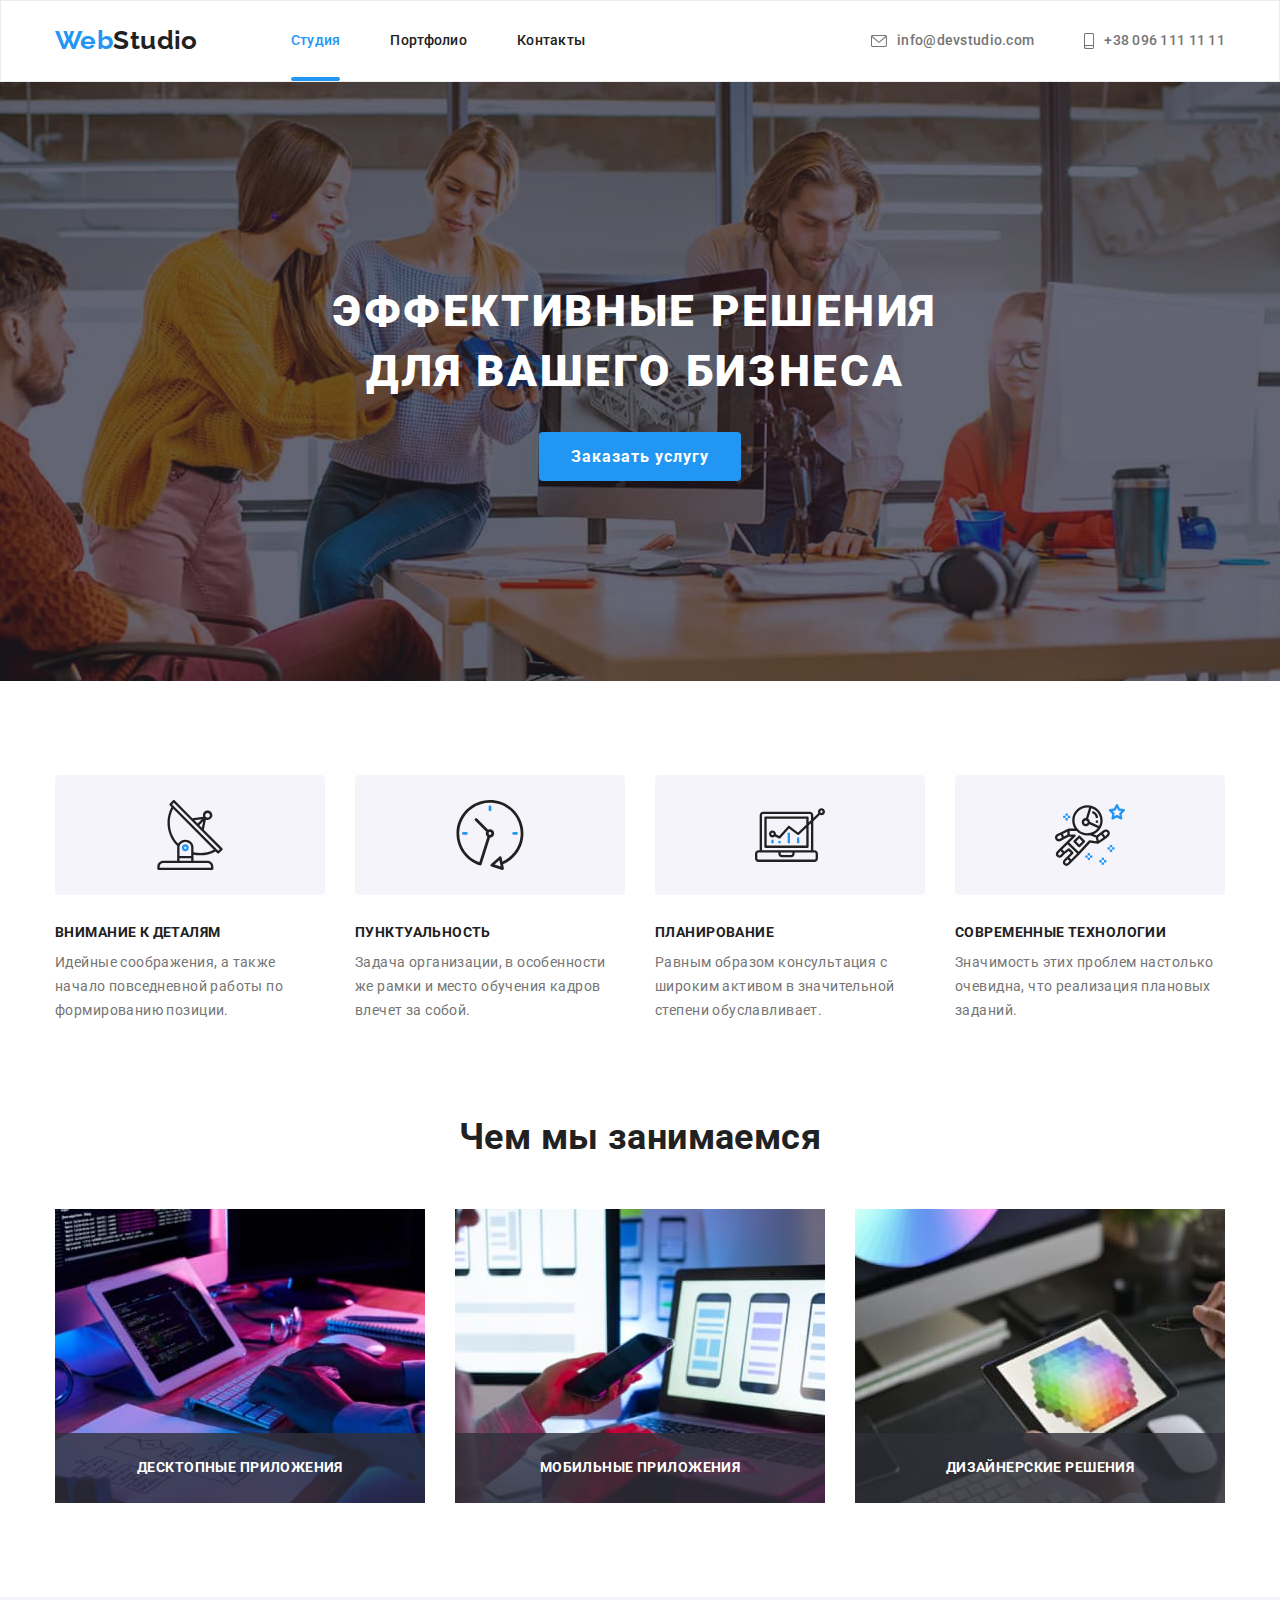
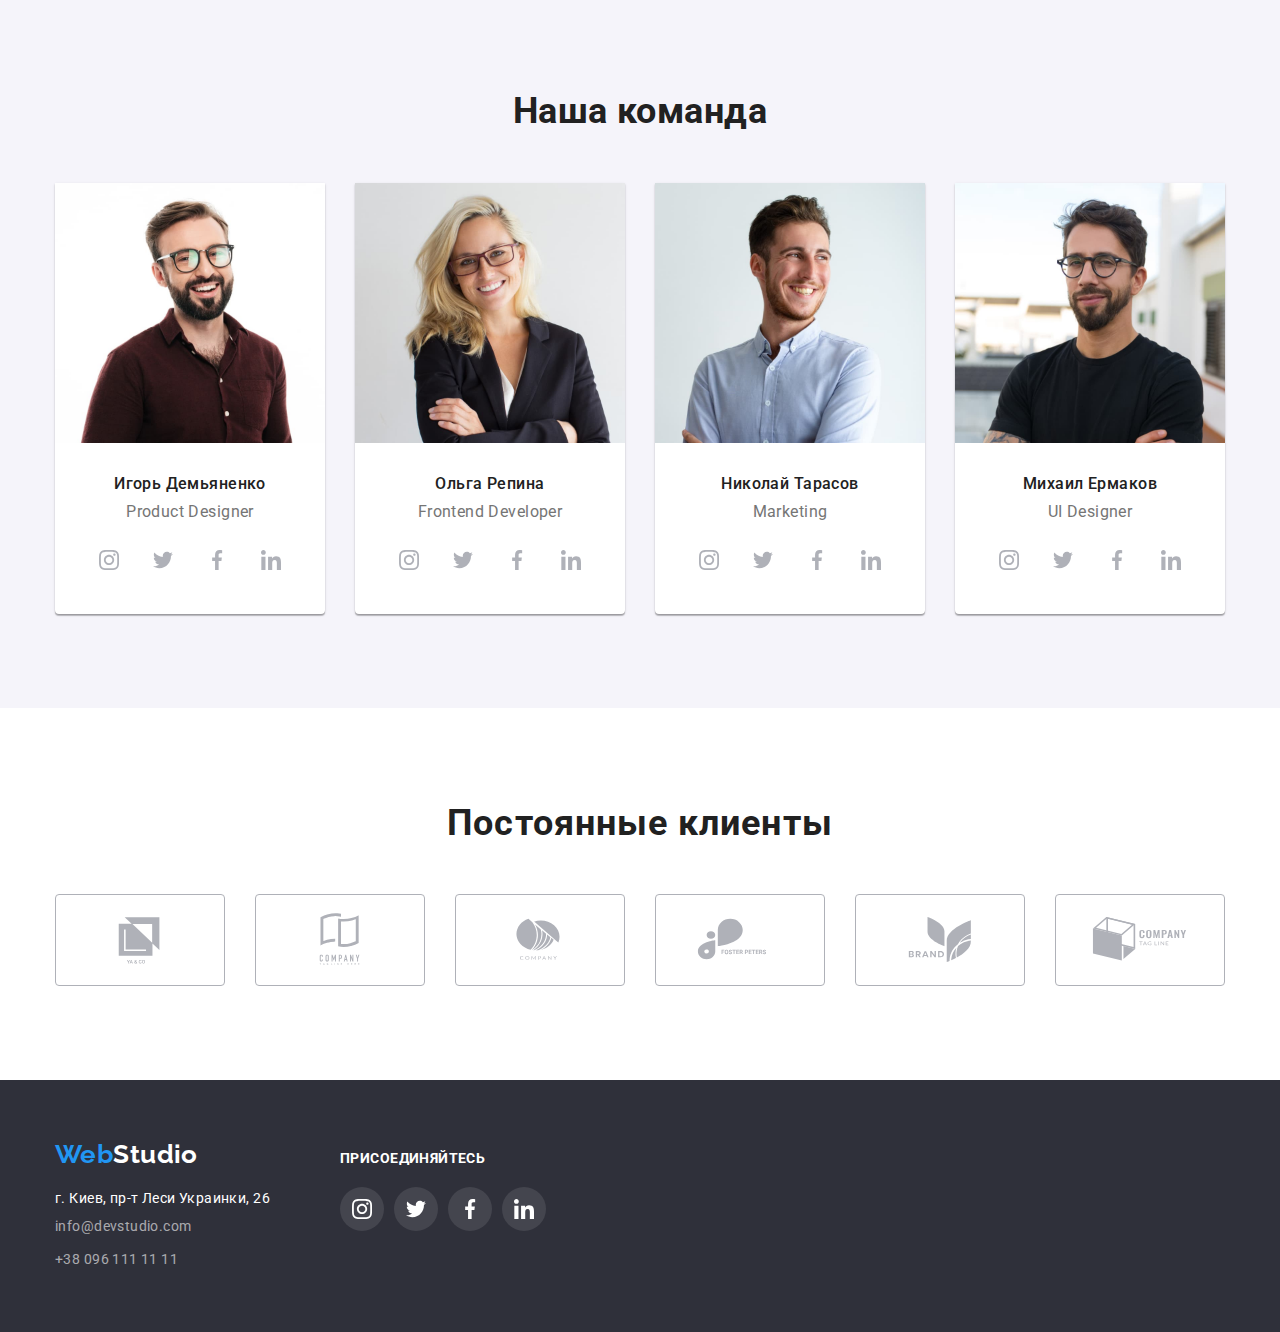
<file: index.html>
<!DOCTYPE html>
<html lang="uk">
  <head>
    <meta charset="UTF-8" />
    <meta http-equiv="X-UA-Compatible" content="IE=edge" />
    <meta name="viewport" content="width=device-width, initial-scale=1.0" />
    <title>Web Studio (Version 2.1)</title>
    <link
      rel="stylesheet"
      href="https://cdnjs.cloudflare.com/ajax/libs/modern-normalize/1.1.0/modern-normalize.min.css"
    />
    <link
    rel="stylesheet"
    href="https://cdnjs.cloudflare.com/ajax/libs/animate.css/4.1.1/animate.min.css"
    />
    <link rel="preconnect" href="https://fonts.googleapis.com" />
    <link rel="preconnect" href="https://fonts.gstatic.com" crossorigin />
    <link href="https://fonts.googleapis.com/css2?family=Raleway:wght@700&family=Roboto:wght@400;500;700;900&display=swap"
      rel="stylesheet"
    />
    <link rel="stylesheet" href="./css/styles.css" />
  </head>
  <body>
    <header class="header">
      <div class="container">
        <nav class="navigation">
          <a href="./index.html" class="logo link animate__animated animate__flash"> <span class="web-blue">Web</span>Studio </a>
          <ul class="site-nav list">
            <li class="nav-li"><a class="nav-link link current" href="./index.html">Студия</a></li>
            <li class="nav-li"><a class="nav-link link" href="./portfolio.html">Портфолио</a></li>
            <li class="nav-li"><a class="nav-link link" href="">Контакты</a></li>
          </ul>
        </nav>

        <ul class="contact list">
          <li class="nav-li">
           
            <a class="contact-link link" href="mailto:info@devstudio.com"> 
              <svg class="nav-li-item" width="16" height="12">
              <use href="images/symbol-defs.svg#envelope"></use>
              </svg> info@devstudio.com</a>
         
          </li>
          <li class="nav-li">
          
            <a class="contact-link link" href="tel:+380961111111"> 
              <svg class="nav-li-item" width="10" height="16">
              <use href="images/symbol-defs.svg#smartphone"></use>
              </svg> +38 096 111 11 11</a>
           
          </li>
        
        </ul>
      </div>
    </header>
    

    <main>
      <!-- Решения для бизнесса -->
      <section class="hero section">
        <div class="container">
          <h1 class="hero-title animate__animated animate__backInDown animate__delay-1s">Эффективные решения для вашего бизнеса</h1>
          <button class="button" type="button" data-modal-open>Заказать услугу</button>
        </div>
      </section>

      <!-- Особенности -->
      <section class="section">
        <div class="container">
          <h2 class="visually-hidden">Особенности</h2>

          <ul class="features list">
          
            <li class="fetures-item">
              <div class="features-icon-wrapper">
                <svg width="70" height="70">
                <use href="images/symbol-defs.svg#antenna-1"></use>
                </svg>
              </div>
              <h3 class="features-title">Внимание к деталям</h3>
              <p class="future-discription">
                Идейные соображения, а также начало повседневной работы по формированию позиции.
              </p>

            </li>
            <li class="fetures-item">
              <div class="features-icon-wrapper">
                <svg width="70" height="70">
                  <use href="./images/symbol-defs.svg#clock-1"></use>
                </svg>
              </div>
              <h3 class="features-title">Пунктуальность</h3>
              <p class="features-discription">
                Задача организации, в особенности же рамки и место обучения кадров влечет за собой.
              </p>
            </li>

            <li class="fetures-item">
              <div class="features-icon-wrapper">
                <svg width="70" height="70">
                <use href="./images/symbol-defs.svg#diagram-1"></use>
               </svg>
               </div>
              <h3 class="features-title">Планирование</h3>
              <p class="features-discription">
                Равным образом консультация с широким активом в значительной степени обуславливает.
              </p>
            </li>
            <li class="fetures-item">
              <div class="features-icon-wrapper">
                <svg width="70" height="70">
                <use href="./images/symbol-defs.svg#astronaut-1"></use>
                </svg>
              </div>
              <h3 class="features-title">Современные технологии</h3>
              <p class="features-discription">
                Значимость этих проблем настолько очевидна, что реализация плановых заданий.
              </p>
            </li>
          </ul>
        </div>
      </section>

      <!-- Чем мы занимаемся -->
      <section class="section about">
        <div class="container">
          <h2 class="section-title">Чем мы занимаемся</h2>

          <ul class="about-list list">
            <li class="about-item">
              <div class="about-overlay">
                <img src="./images/img 1.jpg" alt="img tel" width="370" />
                <p class="about-overlay-text">Десктопные приложения</p>
              </div>

            <li class="about-item">
              <div class="about-overlay">
                <img src="./images/img 2.jpg" alt="img ipad" width="370" />
                <p class="about-overlay-text">Мобильные приложения</p>
              </div>
            </li>
            
            <li class="about-item">
              <div class="about-overlay">
                <img src="./images/img 3.jpg" alt="img idap2" width="370" />
                <p class="about-overlay-text">Дизайнерские решения</p>
              </div>

            </li>
          </ul>
        </div>
      </section>

      <!-- Команда -->
      <section class="section team">
        <div class="container">
          <h2 class="section-title-team">Наша команда</h2>
          <ul class="list list-team">
            <li class="lt-img">
              <img src="./images/img 4.jpg" alt="работник 1" width="270" />
              <div class="team-wrapper">
                <h3 class="team-name">Игорь Демьяненко</h3>
                <p class="team-position">Product Designer</p>

                <ul class="social-networks list">
                  <li class="social-networks-item">
                    <a class="social-link link" href="#"> 
                      <svg class="social-link-icon" width="20" height="20">
                      <use href="./images/symbol-defs.svg#instagram-1"></use>
                      </svg> 
                    </a>
                  </li>
                  <li class="social-networks-item">
                    <a class="social-link link" href="#">
                    <svg class="social-link-icon" width="20" height="20">
                      <use href="./images/symbol-defs.svg#twitter-1"></use>
                      </svg> 
                    </a>
                  </li>
                  <li class="social-networks-item">
                    <a class="social-link" href="#">
                    <svg class="social-link-icon" width="20" height="20">
                      <use href="./images/symbol-defs.svg#facebook-1"></use>
                      </svg> 
                    </a>
                  </li>
                  <li class="social-networks-item">
                    <a class="social-link" href="#">
                    <svg class="social-link-icon" width="20" height="20">
                      <use href="./images/symbol-defs.svg#linkedin-1"></use>
                      </svg> 
                    </a>
                  </li>
                </ul>

              </div>
            </li>

            <li class="lt-img">
              <img src="./images/img 5.jpg" alt="работник 2" width="270" />
              <div class="team-wrapper">
                <h3 class="team-name">Ольга Репина</h3>
                <p class="team-position">Frontend Developer</p>
                <ul class="social-networks list">
                  <li class="social-networks-item">
                    <a class="social-link" href="#"> 
                      <svg class="social-link-icon" width="20" height="20">
                      <use href="./images/symbol-defs.svg#instagram-1"></use>
                      </svg> 
                    </a>
                  </li>
                  <li class="social-networks-item">
                    <a class="social-link" href="#">
                    <svg class="social-link-icon" width="20" height="20">
                      <use href="./images/symbol-defs.svg#twitter-1"></use>
                      </svg> 
                    </a>
                  </li>
                  <li class="social-networks-item">
                    <a class="social-link" href="#">
                    <svg class="social-link-icon" width="20" height="20">
                      <use href="./images/symbol-defs.svg#facebook-1"></use>
                      </svg> 
                    </a>
                  </li>
                  <li class="social-networks-item">
                    <a class="social-link" href="#">
                    <svg class="social-link-icon" width="20" height="20">
                      <use href="./images/symbol-defs.svg#linkedin-1"></use>
                      </svg> 
                    </a>
                  </li>
                </ul>
              </div>
            </li>
            <li class="lt-img">
              <img src="./images/img 7.jpg" alt="работник 3" width="270" />
              <div class="team-wrapper">
                <h3 class="team-name">Николай Тарасов</h3>
                <p class="team-position">Marketing</p>
                <ul class="social-networks list">
                  <li class="social-networks-item">
                    <a class="social-link" href="#"> 
                      <svg class="social-link-icon" width="20" height="20">
                      <use href="./images/symbol-defs.svg#instagram-1"></use>
                      </svg> 
                    </a>
                  </li>
                  <li class="social-networks-item">
                    <a class="social-link" href="#">
                    <svg class="social-link-icon" width="20" height="20">
                      <use href="./images/symbol-defs.svg#twitter-1"></use>
                      </svg> 
                    </a>
                  </li>
                  <li class="social-networks-item">
                    <a class="social-link" href="#">
                    <svg class="social-link-icon" width="20" height="20">
                      <use href="./images/symbol-defs.svg#facebook-1"></use>
                      </svg> 
                    </a>
                  </li>
                  <li class="social-networks-item">
                    <a class="social-link" href="#">
                    <svg class="social-link-icon" width="20" height="20">
                      <use href="./images/symbol-defs.svg#linkedin-1"></use>
                      </svg> 
                    </a>
                  </li>
                </ul>
              </div>
            </li>
            <li class="lt-img">
              <img src="./images/img 8.jpg" alt="работник 4" width="270" />
              <div class="team-wrapper">
                <h3 class="team-name">Михаил Ермаков</h3>
                <p class="team-position">UI Designer</p>
                <ul class="social-networks list">
                  <li class="social-networks-item">
                    <a class="social-link" href="#"> 
                      <svg class="social-link-icon" width="20" height="20">
                      <use href="./images/symbol-defs.svg#instagram-1"></use>
                      </svg> 
                    </a>
                  </li>
                  <li class="social-networks-item">
                    <a class="social-link" href="#">
                    <svg class="social-link-icon" width="20" height="20">
                      <use href="./images/symbol-defs.svg#twitter-1"></use>
                      </svg> 
                    </a>
                  </li>
                  <li class="social-networks-item">
                    <a class="social-link" href="#">
                    <svg class="social-link-icon" width="20" height="20">
                      <use href="./images/symbol-defs.svg#facebook-1"></use>
                      </svg> 
                    </a>
                  </li>
                  <li class="social-networks-item">
                    <a  class="social-link" href="#">
                    <svg class="social-link-icon" width="20" height="20">
                      <use href="./images/symbol-defs.svg#linkedin-1"></use>
                      </svg> 
                    </a>
                  </li>
                </ul>
              </div>
            </li>
          </ul>
        </div>
      </section>

    <!-- Постоянные клиенты -->
      <section class="section clients">
        <div class="container">
          <h2 class="section-titles-clients">Постоянные клиенты</h2>
          <ul class="clients-list list">
            <li class="client-item">
              <a class="client-link" href="#">
              <svg class="client-icon" width="106" height="60">
              <use href="./images/symbol-defs.svg#Logo"></use>
              </svg>
            </a>
            </li>
            <li class="client-item">
              <a class="client-link" href="#">
              <svg class="client-icon" width="106" height="60">
              <use href="./images/symbol-defs.svg#Logo-1"></use>
              </svg>
            </a>
            </li>
            
            <li class="client-item">
              <a class="client-link" href="#">
              <svg class="client-icon" width="106" height="60">
              <use href="./images/symbol-defs.svg#Logo-2"></use>
              </svg>
             </a>
            </li>
            <li class="client-item">
              <a class="client-link" href="#">
              <svg class="client-icon" width="106" height="60">
              <use href="./images/symbol-defs.svg#Logo-3"></use>
              </svg>
            </a>
            </li>
            <li class="client-item">
              <a class="client-link" href="#">
              <svg class="client-icon" width="106" height="60">
              <use href="./images/symbol-defs.svg#Logo-4"></use>
              </svg>
            </a>
            </li>
            <li class="client-item">
              <a class="client-link" href="#">
              <svg class="client-icon" width="106" height="60">
              <use href="./images/symbol-defs.svg#Logo-5"></use>
              </svg>
            </a>
            </li>
          </ul>
        </div>

      </section>



    </main>

    <!-- Footer -->
    <footer>
      <div class="container footer-flex">
        <div class="footer-contacts">
        <a class="footer-logo link" href="./index.html">
          <span class="web-blue">Web</span>Studio
        </a>
        <address>
          <ul class="adress-contact list">
            <li class="adress-contact-li">
              <a
                class="adress-link link"
                href="https://goo.gl/maps/piqngm7oDQpEDh6u6"
                target="_blank"
                rel="noopener nofollow noreferrer"
                >г. Киев, пр-т Леси Украинки, 26</a>
            </li>
            <li class="adress-contact-li">
              <a class="contact-footer link" href="mailto:info@devstudio.com">info@devstudio.com</a>
            </li>
            <li class="adress-contact-li">
              <a class="contact-footer link" href="tel:+380961111111">+38 096 111 11 11</a>
            </li>
          </ul>
        </address>
      </div>
        <div class="social-link-footer">
          <h2 class="footer-links">присоединяйтесь</h2>

          <ul class="social-networks list">
            <li class="social-networks-item">
              <a class="social-link-item link" href="#"> 
                <svg class="social-link-svg" width="20" height="20">
                <use href="./images/symbol-defs.svg#instagram-1"></use>
                </svg> 
              </a>
            </li>
            <li class="social-networks-item">
              <a class="social-link-item link" href="#">
              <svg class="social-link-svg" width="20" height="20">
                <use href="./images/symbol-defs.svg#twitter-1"></use>
                </svg>
              </a>
            </li>
            <li class="social-networks-item">
              <a class="social-link-item" href="#">
              <svg class="social-link-svg" width="20" height="20">
                <use href="./images/symbol-defs.svg#facebook-1"></use>
                </svg> 
              </a>
            </li>
            <li class="social-networks-item">
              <a class="social-link-item" href="#">
              <svg class="social-link-svg" width="20" height="20">
                <use href="./images/symbol-defs.svg#linkedin-1"></use>
                </svg> 
              </a>
            </li>
          </ul>

        </div>

      </div>
    </footer>

    <div class="backdrop is-hidden" data-modal>
      <div class="modal">
          <button class="modal-close-btn" type="button" data-modal-close="">
              <svg width="18" height="18">
                  <use href="./images/symbol-defs.svg#close-modal"></use>
              </svg>
          </button>
      </div>
  </div>

    <script src="./js/modal.js"></script>

  </body>
</html>
</file>
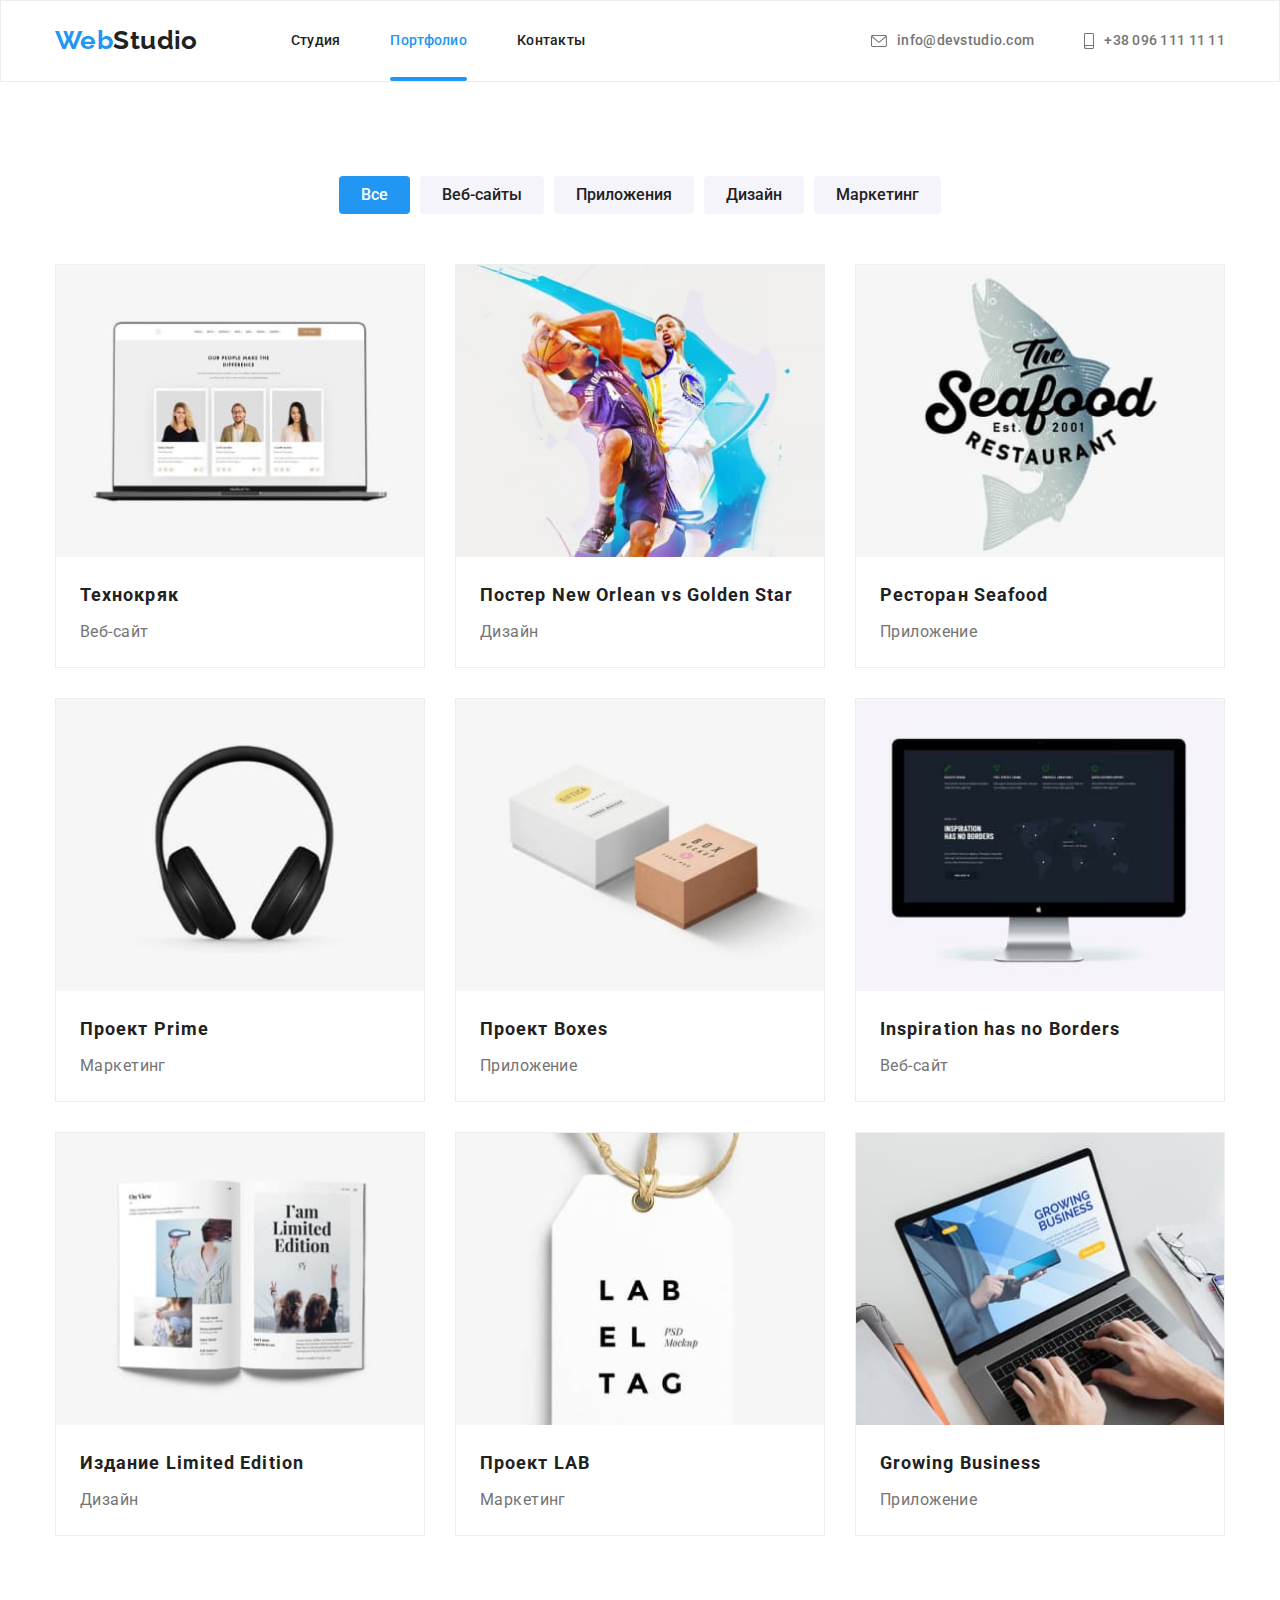
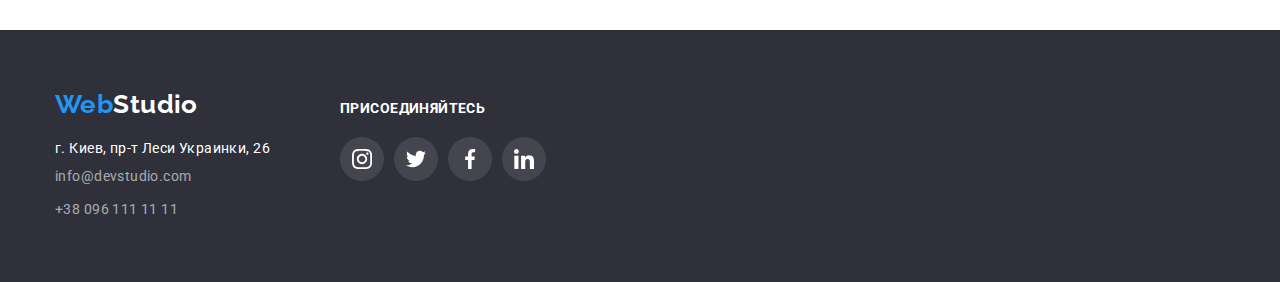
<file: portfolio.html>
<!DOCTYPE html>
<html lang="ru">
  <head>
    <meta charset="UTF-8" />
    <meta http-equiv="X-UA-Compatible" content="IE=edge" />
    <meta name="viewport" content="width=device-width, initial-scale=1.0" />
    <title>Portfolio</title>
    <link
      rel="stylesheet"
      href="https://cdnjs.cloudflare.com/ajax/libs/modern-normalize/1.1.0/modern-normalize.min.css"
    />
    <link
    rel="stylesheet"
    href="https://cdnjs.cloudflare.com/ajax/libs/animate.css/4.1.1/animate.min.css"
    />
    <link rel="preconnect" href="https://fonts.googleapis.com" />
    <link rel="preconnect" href="https://fonts.gstatic.com" crossorigin />
    <link
      href="https://fonts.googleapis.com/css2?family=Raleway:wght@700&family=Roboto:wght@400;500;700;900&display=swap"
      rel="stylesheet"
    />
    <link rel="stylesheet" href="./css/styles.css" />
  </head>
  <body>
    <!-- Header -->
    <header class="header">
      <div class="container">
        <nav class="navigation">
          <a href="./index.html" class="logo link"> <span class="web-blue">Web</span>Studio </a>
          <ul class="site-nav list">
            <li class="nav-li"><a class="nav-link link" href="./index.html">Студия</a></li>
            <li class="nav-li"><a class="nav-link link current" href="./portfolio.html">Портфолио</a></li>
            <li class="nav-li"><a class="nav-link link" href="">Контакты</a></li>
          </ul>
        </nav>

        <ul class="contact list">
          <li class="nav-li">
           
            <a class="contact-link link" href="mailto:info@devstudio.com"> 
              <svg class="nav-li-item" width="16" height="12">
              <use href="images/symbol-defs.svg#envelope"></use>
              </svg> info@devstudio.com</a>
         
          </li>
          <li class="nav-li">
          
            <a class="contact-link link" href="tel:+380961111111"> 
              <svg class="nav-li-item" width="10" height="16">
              <use href="images/symbol-defs.svg#smartphone"></use>
              </svg> +38 096 111 11 11</a>
           
          </li>
        
        </ul>
      </div>
    </header>

    <main>
      <!--Кнопки -->
      <section class="section">
        <div class="container">
          <h1 class="visually-hidden ">Panel button</h1>
          <ul class="button-f list">
            <li><button type="button" class="button-portfolio active">Все</button></li>
            <li><button type="button" class="button-portfolio">Веб-сайты</button></li>
            <li><button type="button" class="button-portfolio">Приложения</button></li>
            <li><button type="button" class="button-portfolio">Дизайн</button></li>
            <li><button type="button" class="button-portfolio">Маркетинг</button></li>
          </ul>

          <!-- Список карточек -->
          <ul class="card-list list">
            <li>
              <a class="cards-link link" href="#">
                <div class="cards-overlay">
                  <img src="./images/img/img.jpg" alt="notebook" />
                  <p class="card-overlay-text">
                    Ресурс предлагает комплексные предложения с разным уровнем функционала и сервисов. Все это позволит посетителю получить исчерпывающие сведения о компании или частном лице.
                  </p>
                </div>
                <div class="card-thumb">
                  <h2 class="card-title">Технокряк</h2>
                  <p class="card-description">Веб-сайт</p>
                </div>
              </a>
            </li>
            <li>
              <a class="cards-link link" href="#">
                <div class="cards-overlay">
                  <img src="./images/img/img(1).jpg" alt="basketball" />
                  <p class="card-overlay-text">
                    Ресурс предлагает комплексные предложения с разным уровнем функционала и сервисов. Все это позволит посетителю получить исчерпывающие сведения о компании или частном лице.
                  </p>
                </div>
                <div class="card-thumb">
                  <h2 class="card-title">Постер New Orlean vs Golden Star</h2>
                  <p class="card-description">Дизайн</p>
                </div>
              </a>
            </li>
            <li>
              <a class="cards-link link" href="#">
                <div class="cards-overlay">
                  <img src="./images/img/img(2).jpg" alt="seafood" />
                  <p class="card-overlay-text">
                    Ресурс предлагает комплексные предложения с разным уровнем функционала и сервисов. Все это позволит посетителю получить исчерпывающие сведения о компании или частном лице.
                  </p>
                </div>
                <div class="card-thumb">
                  <h2 class="card-title">Ресторан Seafood</h2>
                  <p class="card-description">Приложение</p>
                </div>
              </a>
            </li>
            <li>
              <a class="cards-link link" href="#">
                <div class="cards-overlay">
                  <img src="./images/img/img(3).jpg" alt="headphones" />
                  <p class="card-overlay-text">
                    Ресурс предлагает комплексные предложения с разным уровнем функционала и сервисов. Все это позволит посетителю получить исчерпывающие сведения о компании или частном лице.
                  </p>
                </div>
                <div class="card-thumb">
                  <h2 class="card-title">Проект Prime</h2>
                  <p class="card-description">Маркетинг</p>
                </div>
              </a>
            </li>
            <li>
              <a class="cards-link link" href="#">
                <div class="cards-overlay">
                  <img src="./images/img/img(4).jpg" alt="boxes" />
                  <p class="card-overlay-text">
                    Ресурс предлагает комплексные предложения с разным уровнем функционала и сервисов. Все это позволит посетителю получить исчерпывающие сведения о компании или частном лице.
                  </p>
                </div>
                <div class="card-thumb">
                  <h2 class="card-title">Проект Boxes</h2>
                  <p class="card-description">Приложение</p>
                </div>
              </a>
            </li>
            <li>
              <a class="cards-link link" href="#">
                <div class="cards-overlay">
                  <img src="./images/img/img(5).jpg" alt="display" />
                  <p class="card-overlay-text">
                    Ресурс предлагает комплексные предложения с разным уровнем функционала и сервисов. Все это позволит посетителю получить исчерпывающие сведения о компании или частном лице.
                  </p>
                </div>
                <div class="card-thumb">
                  <h2 class="card-title">Inspiration has no Borders</h2>
                  <p class="card-description">Веб-сайт</p>
                </div>
              </a>
            </li>
            <li>
              <a class="cards-link link" href="#">
                <div class="cards-overlay">
                  <img src="./images/img/img(6).jpg" alt="book" />
                  <p class="card-overlay-text">
                    Ресурс предлагает комплексные предложения с разным уровнем функционала и сервисов. Все это позволит посетителю получить исчерпывающие сведения о компании или частном лице.
                  </p>
                </div>
                <div class="card-thumb">
                  <h2 class="card-title">Издание Limited Edition</h2>
                  <p class="card-description">Дизайн</p>
                </div>
              </a>
            </li>
            <li>
              <a class="cards-link link" href="#">
                <div class="cards-overlay">
                  <img src="./images/img/img(7).jpg" alt="abc" />
                  <p class="card-overlay-text">
                    Ресурс предлагает комплексные предложения с разным уровнем функционала и сервисов. Все это позволит посетителю получить исчерпывающие сведения о компании или частном лице.
                  </p>
                </div>
                <div class="card-thumb">
                  <h2 class="card-title">Проект LAB</h2>
                  <p class="card-description">Маркетинг</p>
                </div>
              </a>
            </li>
            <li>
              <a class="cards-link link" href="#">
                <div class="cards-overlay">
                  <img src="./images/img/img(8).jpg" alt="notebookwithhand" />
                  <p class="card-overlay-text">
                    Ресурс предлагает комплексные предложения с разным уровнем функционала и сервисов. Все это позволит посетителю получить исчерпывающие сведения о компании или частном лице.
                  </p>
                </div>
                <div class="card-thumb">
                  <h2 class="card-title">Growing Business</h2>
                  <p class="card-description">Приложение</p>
                </div>
              </a>
            </li>
          </ul>
        </div>
      </section>
    </main>

    <!-- Footer -->
    <footer>
      <div class="container footer-flex">
        <div class="footer-contacts">
        <a class="footer-logo link" href="./index.html">
          <span class="web-blue">Web</span>Studio
        </a>
        <address>
          <ul class="adress-contact list">
            <li class="adress-contact-li">
              <a
                class="adress-link link"
                href="https://goo.gl/maps/piqngm7oDQpEDh6u6"
                target="_blank"
                rel="noopener nofollow noreferrer"
                >г. Киев, пр-т Леси Украинки, 26</a>
            </li>
            <li class="adress-contact-li">
              <a class="contact-footer link" href="mailto:info@devstudio.com">info@devstudio.com</a>
            </li>
            <li class="adress-contact-li">
              <a class="contact-footer link" href="tel:+380961111111">+38 096 111 11 11</a>
            </li>
          </ul>
        </address>
      </div>
        <div class="social-link-footer">
          <h2 class="footer-links">присоединяйтесь</h2>

          <ul class="social-networks list">
            <li class="social-networks-item">
              <a class="social-link-item link" href="#"> 
                <svg class="social-link-svg" width="20" height="20">
                <use href="./images/symbol-defs.svg#instagram-1"></use>
                </svg> 
              </a>
            </li>
            <li class="social-networks-item">
              <a class="social-link-item link" href="#">
              <svg class="social-link-svg" width="20" height="20">
                <use href="./images/symbol-defs.svg#twitter-1"></use>
                </svg>
              </a>
            </li>
            <li class="social-networks-item">
              <a class="social-link-item" href="#">
              <svg class="social-link-svg" width="20" height="20">
                <use href="./images/symbol-defs.svg#facebook-1"></use>
                </svg> 
              </a>
            </li>
            <li class="social-networks-item">
              <a class="social-link-item" href="#">
              <svg class="social-link-svg" width="20" height="20">
                <use href="./images/symbol-defs.svg#linkedin-1"></use>
                </svg> 
              </a>
            </li>
          </ul>

        </div>

      </div>
    </footer>
  </body>
</html>
</file>
<file: css/styles.css>
/* 
body {
    color: #212121;
    background-color: #FFFFFF;
}
 */

/* Белый #FFFFFF */
/* Серый #757575; */
/* Акцент #2196F3; */
/* Фон футера #2F303A; */
/* Фон кнопок #F5F4FA; */
:root {
  --primary-text-color: #212121;
  --tittle-text-color: #757575;
  --accent-color: #2196f3;
  --primary-wh-color: #ffffff;
  --bg-button-portfolio: #f5f4fa;
}

body {
  font-family: 'Roboto', sans-serif;
  color: var(--primary-text-color);
  background-color: var(--primary-bg-color);
  font-size: 14px;
  letter-spacing: 0.03em;
}

html {
  box-sizing: border-box;
}
*,
*::after,
*::before {
  box-sizing: inherit;
}
/* Стили для обнуления верхних отступов у элементов */
h1,
h2,
h3,
h4,
h5,
h6,
p {
  margin: 0;
}
/* Класс для обнуления базовых свойств у списков (ul) */
.list {
  list-style: none;
  padding-left: 0;
  margin: 0;
}
/* Класс для обнуления базовых свойств у ссылок */
.link {
  text-decoration: none;
  color: inherit;
}
/* Свойства для корректного отображения картинок */
img {
  display: block;
  max-width: 100%;
  height: auto;
}
/* Свойства для обнуления курсива у address */
address {
  font-style: normal;
}

.section {
  padding: 94px 0;
}

.list {
  list-style-type: none;
  padding: 0;
  margin: 0;
}
.link {
  text-decoration: none;
  color: var(--primary-text-color);
}

.section-title {
  text-align: center;
  font-size: 36px;
  line-height: 1.16;
  margin-bottom: 50px;
}

.modal {
  position: absolute;
  top: 50%;
  left: 50%;

  min-width: 528px;
  min-height: 581px;

  transform: translate(-50%, -50%);

  background-color: var(--primary-wh-color);
  border-radius: 4px;

  box-shadow: 0px 2px 1px rgba(0, 0, 0, 0.2), 0px 1px 1px rgba(0, 0, 0, 0.14),
    0px 1px 3px rgba(0, 0, 0, 0.12);
}

.backdrop {
  position: fixed;
  top: 0;
  right: 0;
  width: 100%;
  height: 100%;

  opacity: 1;
  visibility: visible;
  pointer-events: initial;

  background-color: rgba(0, 0, 0, 0.2);

  transition: opacity 250ms cubic-bezier(0.4, 0, 0.2, 1),
    visibility 250ms cubic-bezier(0.4, 0, 0.2, 1);
}

.modal-close-btn {
  position: absolute;
  top: 8px;
  right: 8px;

  background-color: var(--primary-white);
  width: 30px;
  height: 30px;
  border-radius: 50%;
  border: 1px solid rgba(0, 0, 0, 0.1);

  display: flex;
  align-items: center;
  justify-content: center;
  cursor: pointer;
}

.backdrop.is-hidden {
  opacity: 0;
  visibility: hidden;
  pointer-events: none;
}

/* Header */

.header {
  border: 1px solid #ececec;
}

.container {
  width: 1200px;
  padding: 0 15px;
  margin: 0 auto;
}

.navigation {
  display: flex;
  align-items: center;
}

.contact {
  display: flex;
  margin-left: auto;
}

.web-blue {
  color: var(--accent-color);
}

.adress-contact-li {
  margin-bottom: 9px;
}

.adress-contact-li:last-of-type {
  margin-bottom: 0px;
}

.adress-link {
  color: var(--primary-wh-color);
}

.header .container {
  display: flex;
  align-items: center;
}

/* Логотип */
.logo {
  color: var(--primary-text-color);
  font-size: 26px;
  font-family: 'Raleway', sans-serif;
  font-weight: 700;
  margin-right: 93px;
}

/* Site nav */
.nav-link {
  display: block;
  padding: 32px 0;
  color: var(--primary-text-color);
  font-weight: 500;
  line-height: 1.14;
  letter-spacing: 0.02em;

  transition: color 250ms cubic-bezier(0.4, 0, 0.2, 1);
}

.nav-li:not(:last-child) {
  margin-right: 50px;
}

.site-nav {
  display: flex;
}

.header-icon {
  margin-right: 10px;
}

.nav-link:hover,
.nav-link:focus,
.current {
  color: var(--accent-color);
}

.section-title {
  color: var(--primary-text-color);
  margin-top: 0;
}

.site-nav .nav-link.current {
  color: var(--accent-color);
  position: relative;
}

.contact-link {
  display: flex;
  align-items: center;
  padding: 32px 0;
  color: var(--tittle-text-color);
  font-weight: 500;
  font-size: 14px;
  line-height: 1.14;
  letter-spacing: 0.02em;
  font-style: normal;

  transition: color 250ms cubic-bezier(0.4, 0, 0.2, 1);
}

.contact-link:hover,
.contact-link:focus {
  color: var(--accent-color);
}

.contact-link:hover .nav-li-item,
.contact-link:focus .nav-li-item {
  fill: var(--accent-color);
}

.nav-link.current::after {
  content: '';
  width: 100%;
  height: 4px;
  background-color: var(--accent-color);
  border-radius: 2px;
  display: block;
  position: absolute;
  bottom: 0;
  left: 0;
}

.nav-li-item {
  margin-right: 10px;
  fill: var(--tittle-text-color);
  transition: fill 250ms cubic-bezier(0.4, 0, 0.2, 1);

  /* transition-property: fill;
  transition-duration: 250ms;
  transition-timing-function: cubic-bezier(0.4, 0, 0.2, 1); */
}

/* main */
.main-title {
  color: var(--primary-wh-color);
}

.future-discription {
  color: var(--tittle-text-color);
  line-height: 1.71;
}

/* Решение для бизнесса */

.hero {
  padding: 200px 0;
  background-image: linear-gradient(to right, rgba(47, 48, 58, 0.4), rgba(47, 48, 58, 0.4)),
    url(../images/hero/Img.jpg);
  background-repeat: no-repeat;
  background-color: var(--primary-wh-color);
  background-position: center;
  text-align: center;
  max-width: 1600px;
  background-size: cover;
  margin-left: auto;
  margin-right: auto;
}

.hero-title {
  color: var(--primary-text-color);
  font-weight: 900;
  font-size: 44px;
  line-height: 1.36;
  text-align: center;
  letter-spacing: 0.06em;
  text-transform: uppercase;
  color: var(--primary-wh-color);
  width: 700px;
  margin-top: 0;
  margin-bottom: 30px;
  margin-left: 230px;
}

.button {
  color: var(--primary-wh-color);
  background-color: var(--accent-color);
  font-style: normal;
  font-weight: 700;
  font-size: 16px;
  line-height: 1.85;
  cursor: pointer;
  border-radius: 4px;
  padding: 10px 32px;
  text-align: center;
  border: none;
  letter-spacing: 0.06em;
}

/* Особенности */

.features {
  display: flex;
  justify-content: space-between;
}

.features-title {
  font-size: 14px;
  line-height: 1.14;
  text-transform: uppercase;
  margin-bottom: 10px;
}

.fetures-item {
  width: 270px;
}

.icon-bgd {
  width: 270px;
  padding: 25px 100px;
  background-color: #f5f4fa;
  border-radius: 4px;
  margin-bottom: 30px;
}

.features-discription {
  color: var(--tittle-text-color);
  font-size: 14px;
  line-height: 1.71;
}

.visually-hidden {
  position: absolute;
  width: 1px;
  height: 1px;
  margin: -1px;
  border: 0;
  padding: 0;
  white-space: nowrap;
  clip-path: inset(100%);
  clip: rect(0 0 0 0);
  overflow: hidden;
}

.features-icon {
  display: flex;
  justify-content: center;
  margin-bottom: 30px;
}

.features-icon-wrapper {
  display: flex;
  justify-content: center;
  align-items: center;
  height: 120px;
  background-color: #f5f4fa;
  border-radius: 4px;
  margin-bottom: 30px;
}

/* Чем мы занимаемся */

.section-title-team {
  font-size: 36px;
  line-height: 1.16;
  text-align: center;
  margin-bottom: 50px;
}

/* about */
.about {
  padding-top: 0;
}

.about-list {
  display: flex;
  align-items: center;
}

.about-item:not(:last-child) {
  margin-right: 30px;
}

.about-overlay-text {
  display: flex;
  justify-content: center;
  align-items: center;
  font-weight: 700;
  line-height: 1.14;
  text-align: center;
  /* letter-spacing: 0.03em; */
  text-transform: uppercase;
  color: var(--primary-wh-color);
  background-color: rgba(47, 48, 58, 0.8);
  width: 100%;
  height: 70px;

  position: absolute;
  bottom: 0;
  left: 0;
}

.about-overlay {
  position: relative;
}

/* Команда */

.team {
  background-color: #f5f4fa;
  margin: 0;
}

.list-team {
  display: flex;
  justify-content: space-between;
}

.list-team > li {
  background-color: var(--primary-wh-color);
  box-shadow: 0px 1px 3px rgba(0, 0, 0, 0.12), 0px 1px 1px rgba(0, 0, 0, 0.14),
    0px 2px 1px rgba(0, 0, 0, 0.2);
  border-radius: 0px 0px 4px 4px;
}

.team-name {
  font-weight: 500;
  font-size: 16px;
  line-height: 1.18;
  text-align: center;
  margin-bottom: 10px;
}

.team-position {
  font-size: 16px;
  line-height: 1.18;
  text-align: center;
  color: var(--tittle-text-color);
  margin-bottom: 16px;
}

.team-wrapper {
  padding: 32px;
}

.social-icon {
  display: flex;
  justify-content: space-between;
  text-align: center;
}

.social-networks {
  display: flex;
}

.social-networks-item {
  /* margin-left: auto;
  margin-right: auto; */
}

.social-link {
  display: flex;
  justify-content: center;
  align-items: center;
  fill: #afb1b8;
  width: 44px;
  height: 44px;
  border-radius: 50%;

  transition-property: background-color;
  transition-duration: 250ms;
  transition-timing-function: cubic-bezier(0.4, 0, 0.2, 1);
}

/* Focus & Hover (при ховере на ссылке - дать иконке белый цвет */

.social-link:focus .social-link-icon,
.social-link:hover .social-link-icon {
  fill: var(--primary-wh-color);
}

.social-link-icon {
  transition-property: fill;
  transition-duration: 250ms;
  transition-timing-function: cubic-bezier(0.4, 0, 0.2, 1);
}

.social-link:hover,
.social-link:focus {
  background-color: var(--accent-color);
}

.social-networks-item:not(:last-child) {
  margin-right: 10px;
}

/* Постоянные клиенты */

.section-titles-clients {
  text-align: center;
  font-style: normal;
  font-weight: 700;
  font-size: 36px;
  line-height: 42px;
  text-align: center;
  letter-spacing: 0.03em;
  margin-bottom: 50px;
}

.clients-list {
  display: flex;
  align-items: center;
  justify-content: center;
}

.client-link {
  display: flex;
  justify-content: center;
  align-items: center;
  width: 170px;
  height: 92px;
  border: 1px solid #afb1b8;
  border-radius: 4px;
}

.client-item:not(:last-child):not(:last-child) {
  margin-right: 30px;
}

.client-icon {
  fill: #afb1b8;
}

.client-link:hover,
.client-link:focus {
  border: 1px solid var(--accent-color);
}
/* при ховере и фокусе на ссылку классу "клиент лого (иконка)" - дать иконке нужный филл  */
.client-link:hover .client-icon,
.client-link:focus .client-icon {
  fill: var(--accent-color);
}

.client-icon {
  transition-property: fill;
  transition-duration: 250ms;
  transition-timing-function: cubic-bezier(0.4, 0, 0.2, 1);
}

.client-link {
  transition-property: border;
  transition-duration: 250ms;
  transition-timing-function: cubic-bezier(0.4, 0, 0.2, 1);
}

/* Footer */

footer {
  background: #2f303a;
  padding-top: 60px;
  padding-bottom: 60px;
}

.footer-logo {
  color: var(--primary-wh-color);
  font-family: 'Raleway', sans-serif;
  font-size: 26px;
  font-weight: 700;
  margin-bottom: 20px;
  display: block;
}

.contact-footer {
  font-weight: 400;
  font-size: 14px;
  line-height: 1.71;
  letter-spacing: 0.03em;
  color: rgba(255, 255, 255, 0.6);

  transition-property: color;
  transition-duration: 250ms;
  transition-timing-function: cubic-bezier(0.4, 0, 0.2, 1);
}

.footer-contacts {
  margin-right: 70px;
}

.contact-footer:hover,
:focus {
  color: var(--accent-color);
}

.footer-flex {
  display: flex;
  align-items: baseline;
}

.footer-links {
  font-weight: 700;
  font-size: 14px;
  line-height: 1.14;
  text-transform: uppercase;
  color: var(--primary-wh-color);
  margin-bottom: 20px;
}

.social-link-item {
  display: flex;
  align-items: center;
  justify-content: center;
  background-color: rgba(255, 255, 255, 0.1);
  width: 44px;
  height: 44px;
  border-radius: 50%;

  transition-property: background-color;
  transition-duration: 250ms;
  transition-timing-function: cubic-bezier(0.4, 0, 0.2, 1);
}

.social-link-svg {
  fill: var(--primary-wh-color);
}

.social-link-item:hover,
.social-link-item:focus {
  background-color: var(--accent-color);
}

/* ПОРТФОЛИО */

/* Button Portfolio */

.button-portfolio {
  color: var(--primary-text-color);
  background-color: var(--bg-button-portfolio);
  cursor: pointer;
  font-weight: 500;
  font-size: 16px;
  line-height: 1.62;
  border: none;
  padding: 6px 22px;
  border-radius: 4px;
  text-align: center;

  transition-property: color, background-color, box-shadow;
  transition-duration: 250ms;
  transition-timing-function: cubic-bezier(0.4, 0, 0.2, 1);
}

.button-portfolio:hover,
.button-portfolio:focus {
  background-color: var(--accent-color);
  color: var(--primary-wh-color);
  box-shadow: 0px 4px 4px rgba(0, 0, 0, 0.15);
}

.button-portfolio.active {
  background-color: var(--accent-color);
  color: var(--primary-wh-color);
}

/* Cards */

.cards-link:hover,
.cards-link:focus {
  box-shadow: 0px 1px 1px rgba(0, 0, 0, 0.12), 0px 4px 4px rgba(0, 0, 0, 0.06),
    1px 4px 6px rgba(0, 0, 0, 0.16);
}

.cards-link {
  display: block;

  transition-property:  box-shadow;
  transition-duration: 250ms;
  transition-timing-function: cubic-bezier(0.4, 0, 0.2, 1) ;
}

.card-title {
  font-weight: 700;
  font-size: 18px;
  line-height: 2;
  letter-spacing: 0.06em;
  color: var(--primary-text-color);
  margin-bottom: 4px;
}

.card-thumb {
  padding: 20px 24px;
}

.card-list > li {
  background-color: var(--primary-wh-color);
  border: 1px solid #eeeeee;
  flex-basis: calc((100% - 90px) / 3);
  margin-right: 30px;
  margin-bottom: 30px;
}

.card-list {
  display: flex;
  justify-content: space-between;
}

.card-description {
  font-weight: 400;
  font-size: 16px;
  line-height: 1.85;
  color: var(--tittle-text-color);
}

.card-list {
  display: flex;
  /* Make a flex container multiline */
  flex-wrap: wrap;
  /* Set gap between rows and columns */
  margin-right: -30px;
  margin-bottom: -30px;
}

.cards-overlay {
  position: relative;
  overflow: hidden;
}

.cards-link:hover .card-overlay-text,
.cards-link:focus .card-overlay-text {
  transform: translateY(0);
}

.card-overlay-text {
  font-size: 18px;
  line-height: 1.56;
  color: var(--primary-wh-color);
  width: 100%;
  position: absolute;
  bottom: 0;
  top: 0;
  background-color: rgba(33, 150, 243, 0.9);
  padding: 63px 24px;
  transform: translateY(100%);

  transition-property: transform;
  transition-duration: 250ms;
  transition-timing-function: cubic-bezier(0.4, 0, 0.2, 1);
}

.button-f {
  display: flex;
  justify-content: center;
  margin-bottom: 50px;
  gap: 10px;
}
</file>
